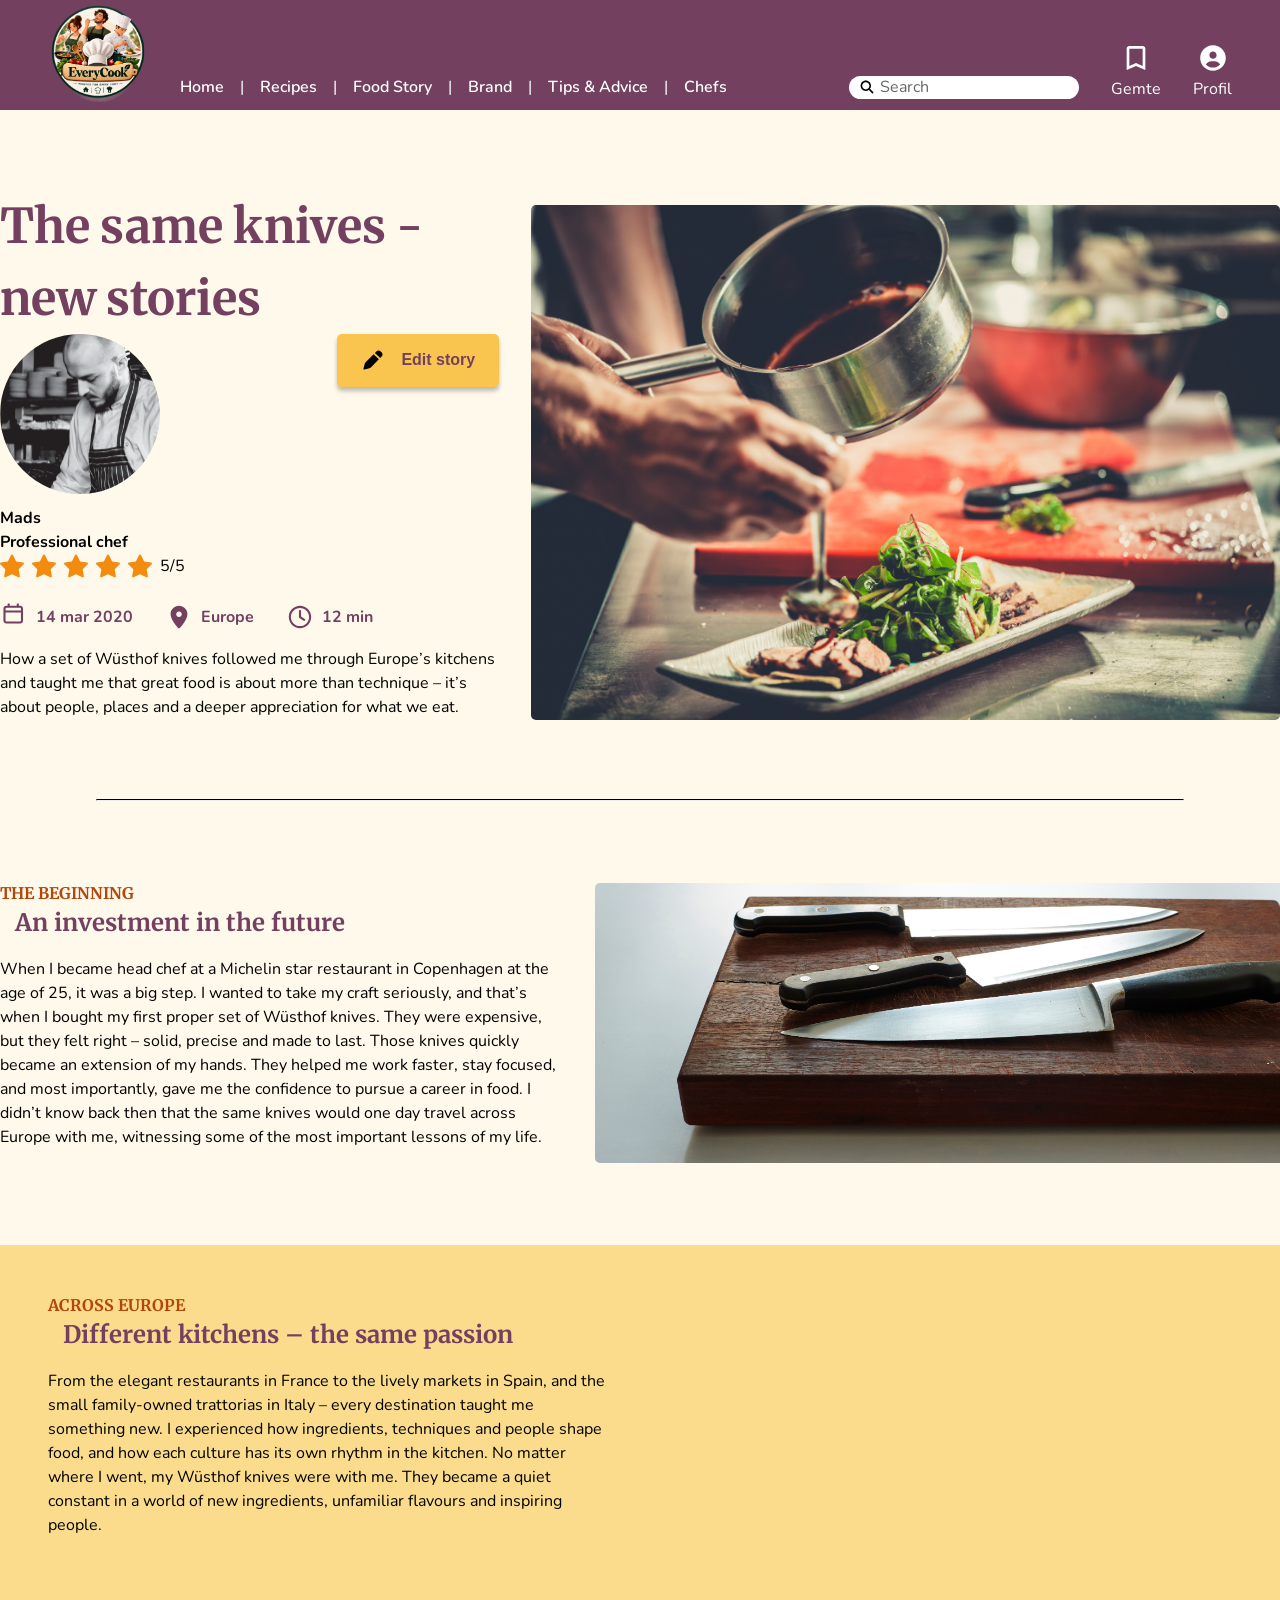
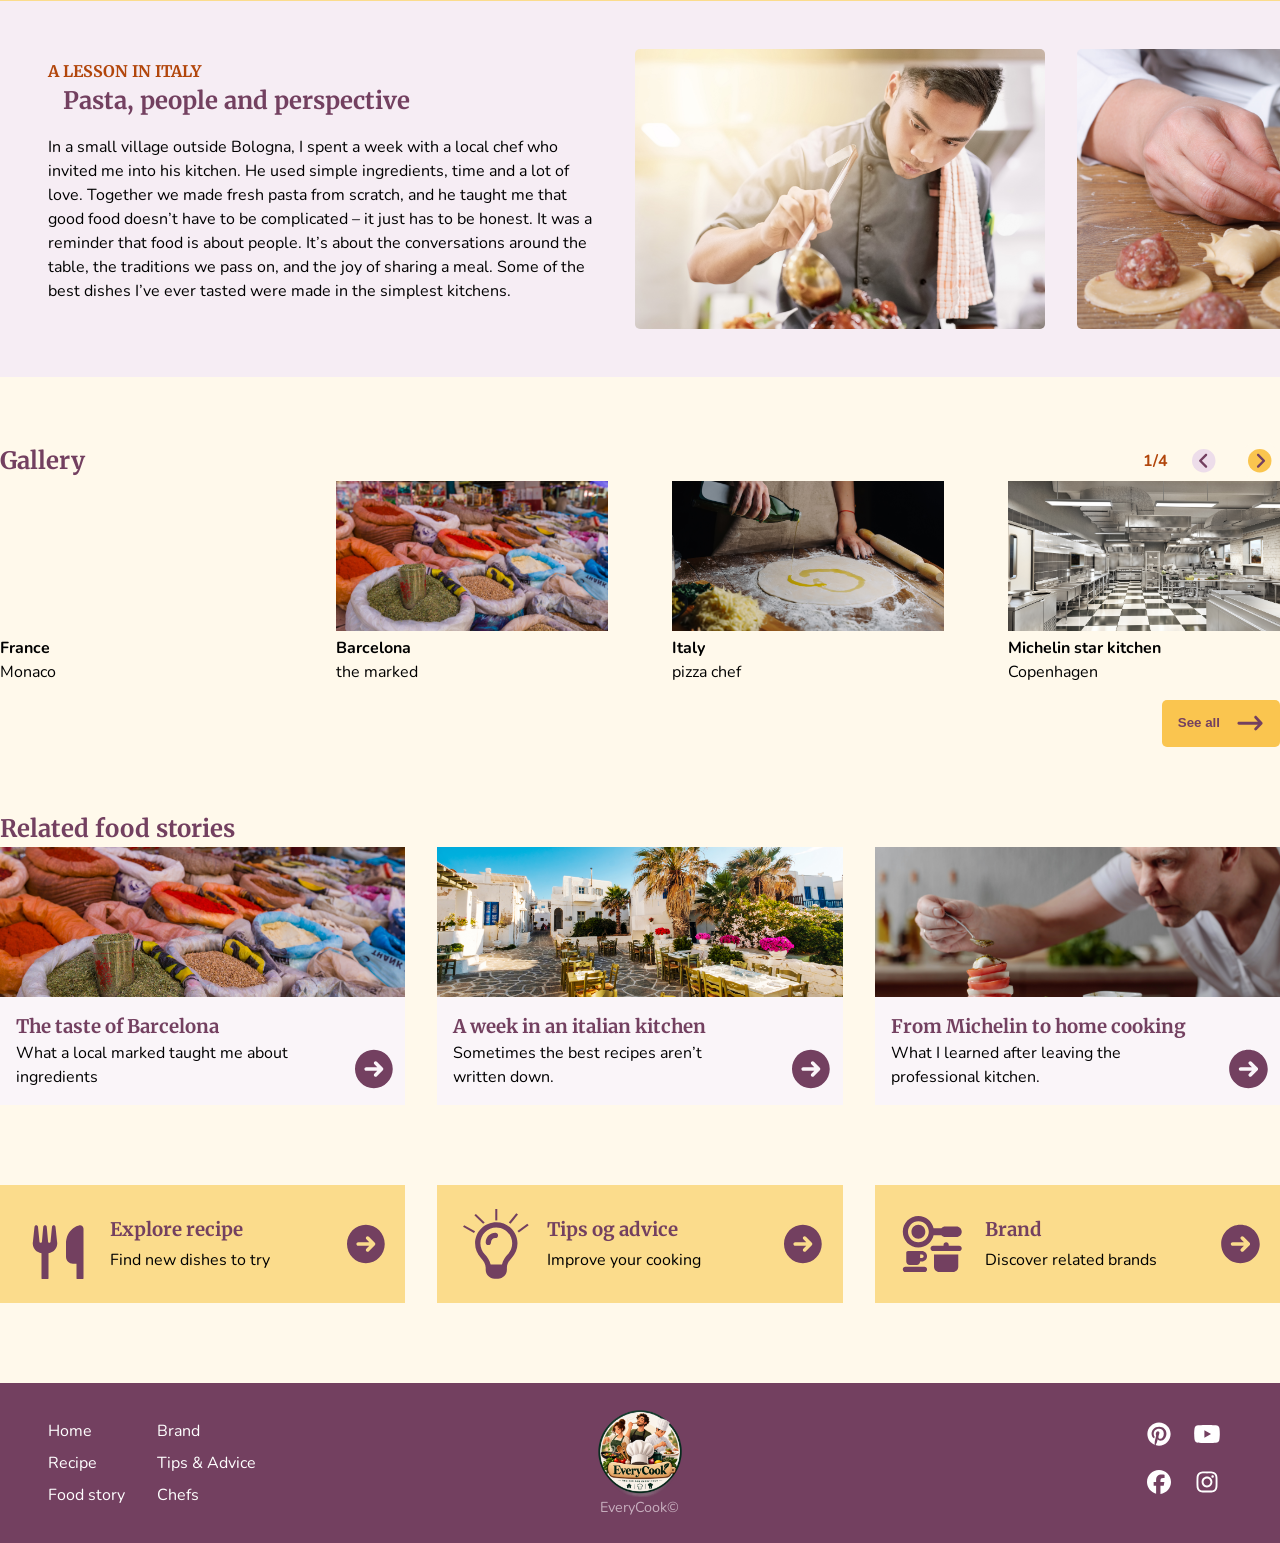
<file: food_story.html>
<!DOCTYPE html>
<html lang="en">

<head>
    <meta charset="UTF-8">
    <meta name="viewport" content="width=device-width, initial-scale=1.0">
    <title>EveryCook</title>
    <link rel="stylesheet" href="./assets/css/style.css">
    <link rel="stylesheet" href="https://cdnjs.cloudflare.com/ajax/libs/font-awesome/6.5.2/css/all.min.css">
    <script src="./assets/js/app.js" defer></script>
</head>

<body>

    <header>
        <div class="logo">
            <img src="assets/img/Ikon.png" alt="EveryCook logo">
        </div>

        <nav>
            <a href="./index.html">Home</a>
            <span>|</span>
            <a href="./recipe.html">Recipes</a>
            <span>|</span>
            <a href="./food_story.html">Food Story</a>
            <span>|</span>
            <a href="#">Brand</a>
            <span>|</span>
            <a href="./tips_and_advice.html">Tips & Advice</a>
            <span>|</span>
            <a href="#">Chefs</a>
        </nav>

        <div class="search">
            <img src="assets/icon/magnifying-glass-solid-full.svg   " alt="">
            <p class="searchP">Search</p>
        </div>

        <div class="header-icon">
            <img src="assets/icon/bookmark_24dp_1F1F1F_FILL0_wght400_GRAD0_opsz24.svg" alt="">
            <span>Gemte</span>
        </div>
        <div class="header-icon">
            <img src="assets/icon/circle-user-solid-full.svg" alt="">
            <span>Profil</span>
        </div>


    </header>

    <main>

        <section class="fsHero">

            <div class="fsHeroContent">

                <h1>The same knives -
                    new stories</h1>

                <button class="fsEditButton"><img src="./assets/icon/pen-solid-full.svg" alt="edit pen">Edit
                    story</button>
                <div class="fsChefProfile"><img src="./assets/img/Mads.svg" alt="Mads chef">
                    <div>
                        <p>Mads</p>
                        <p>Professional chef</p>
                    </div>
                </div>

                <div class="fsRating">
                    <img src="./assets/icon/rating_star.svg" alt="5 out of 5 stars">
                    <img src="./assets/icon/rating_star.svg" alt="5 out of 5 stars">
                    <img src="./assets/icon/rating_star.svg" alt="5 out of 5 stars">
                    <img src="./assets/icon/rating_star.svg" alt="5 out of 5 stars">
                    <img src="./assets/icon/rating_star.svg" alt="5 out of 5 stars">
                    <span>5/5</span>
                </div>

                <div class="fsMetaData">
                    <img src="./assets/icon/calendar-regular-full.svg" alt="calender">
                    <span>14 mar 2020</span>
                    <img src="./assets/icon/location-dot-solid-full.svg" alt="location">
                    <span>Europe</span>
                    <img src="./assets/icon/clock-regular-full.svg" alt="">
                    <span>12 min</span>
                </div>
                <p>How a set of Wüsthof knives followed me through Europe’s kitchens and taught me that great food is
                    about more than technique – it’s about people, places and a deeper appreciation for what we eat.</p>
            </div>

            <div class="fsHeroImg"><img src="./assets/img/food_Story_Hero.jpg" alt="food story hero picture"></div>
        </section>

        <hr class="fsLine">

        <section class="fsStory">
            <div class="fsStoryOne">

                <div class="fsStoryContent">
                    <span>THE BEGINNING</span>
                    <h2>An investment in the future</h2>
                    <p>When I became head chef at a Michelin star restaurant in Copenhagen at the age of 25, it was a
                        big
                        step. I wanted to take my craft seriously, and that’s when I bought my first proper set of
                        Wüsthof
                        knives. They were expensive, but they felt right – solid, precise and made to last.
                        Those knives quickly became an extension of my hands. They helped me work faster, stay focused,
                        and
                        most importantly, gave me the confidence to pursue a career in food. I didn’t know back then
                        that
                        the same knives would one day travel across Europe with me, witnessing some of the most
                        important
                        lessons of my life.</p>
                </div>

                <img src="./assets/img/Knives.jpg" alt="knives">
            </div>
        </section>

        <section class="fsStory fsStoryOrange">

            <div class="fsStoryTwo">
                <div class="fsStoryContent">
                    <span>ACROSS EUROPE</span>
                    <h2>Different kitchens – the same passion</h2>
                    <p>From the elegant restaurants in France to the lively markets in Spain, and the small family-owned
                        trattorias in Italy – every destination taught me something new. I experienced how ingredients,
                        techniques and people shape food, and how each culture has its own rhythm in the kitchen.
                        No matter where I went, my Wüsthof knives were with me. They became a quiet constant in a world
                        of new ingredients, unfamiliar flavours and inspiring people.</p>
                </div>

                <video src="./assets/img/Monaco.mp4"></video>
            </div>

        </section>

        <section class="fsStory fsStoryPurple">

            <div class="fsStoryThree">
                <div class="fsStoryContent">
                    <span>A LESSON IN ITALY</span>
                    <h2>Pasta, people and perspective</h2>
                    <p>In a small village outside Bologna, I spent a week with a local chef who invited me into his
                        kitchen. He used simple ingredients, time and a lot of love. Together we made fresh pasta from
                        scratch, and he taught me that good food doesn’t have to be complicated – it just has to be
                        honest.
                        It was a reminder that food is about people. It’s about the conversations around the table, the
                        traditions we pass on, and the joy of sharing a meal. Some of the best dishes I’ve ever tasted
                        were made in the simplest kitchens.</p>
                </div>

                <img src="./assets/img/Italian_chef.jpg" alt="Italian chef">
                <img src="./assets/img/Italian_pasta.jpg" alt="Making Pasta">
            </div>

        </section>

        <section class="fsGallery">

            <div class="fsGalleryHeader">
                <h2>Gallery</h2>

                <div class="fsGalleryNavigation">
                    <span id="fsGalleryCounter">1/4</span>

                    <button class="fsGalleryArrow" id="fsPrevious">
                        <img src="./assets/icon/rund_pil_til_venstre.svg" alt="Previous">
                    </button>

                    <button class="fsGalleryArrow" id="fsNext">
                        <img src="./assets/icon/rund_pil_til_højre.svg" alt="Next">
                    </button>
                </div>
            </div>

            <div class="fsGalleryGrid">

                <div class="fsGalleryItem">
                    <video src="./assets/img/Monaco.mp4"></video>
                    <strong>France</strong>
                    <span>Monaco</span>
                </div>

                <div class="fsGalleryItem">
                    <img src="./assets/img/marked_2.jpg" alt="Barcelona marked">
                    <strong>Barcelona</strong>
                    <span>the marked</span>
                </div>

                <div class="fsGalleryItem">
                    <img src="./assets/img/Pizza_chef.jpg" alt="Pizza chef">
                    <strong>Italy</strong>
                    <span>pizza chef</span>
                </div>

                <div class="fsGalleryItem">
                    <img src="./assets/img/cph_kitchen.jpg" alt="kitchen Copenhagen">
                    <strong>Michelin star kitchen</strong>
                    <span>Copenhagen</span>
                </div>

            </div>

            <button class="fsSeeAll"><span>See all</span><img src="./assets/icon/pil__højre.svg" alt=""></button>

        </section>

        <section>
            <section class="fsRelatedStories">

                <h2>Related food stories</h2>

                <div class="fsRelatedGrid">

                    <article class="fsRelatedCard">
                        <img src="./assets/img/marked_2.jpg" alt="marked">

                        <div class="fsRelatedContent">
                            <h3>The taste of Barcelona</h3>
                            <p>What a local marked taught me about ingredients</p>
                            <button class="fsRelatedButton">
                                <img src="./assets/icon/circle_arrow_right.svg" alt="">
                            </button>
                        </div>
                    </article>

                    <article class="fsRelatedCard">
                        <img src="./assets/img/Italian_restaurant.jpg" alt="">

                        <div class="fsRelatedContent">
                            <h3>A week in an italian kitchen</h3>
                            <p>Sometimes the best recipes aren’t written down.</p>
                            <button class="fsRelatedButton">
                                <img src="./assets/icon/circle_arrow_right.svg" alt="">
                            </button>
                        </div>
                    </article>

                    <article class="fsRelatedCard">
                        <img src="./assets/img/pro_chef.JPG" alt="">

                        <div class="fsRelatedContent">
                            <h3>From Michelin to home cooking</h3>
                            <p>What I learned after leaving the professional kitchen.</p>
                            <button class="fsRelatedButton">
                                <img src="./assets/icon/circle_arrow_right.svg" alt="">
                            </button>
                        </div>
                    </article>

                </div>

            </section>
        </section>

        <section class="fsCta">

            <div class="fsCtaGrid">

                <div class="fsCtaCard">
                    <img src="./assets/icon/utensils-solid-full.svg" alt="utensils">

                    <div>
                        <h3>Explore recipe</h3>
                        <p>Find new dishes to try</p>
                    </div>

                    <button class="fsCtaButton">
                        <img src="./assets/icon/circle_arrow_right.svg" alt="arrow right">
                    </button>
                </div>

                <div class="fsCtaCard">
                    <img src="./assets/icon/tips_and_advice.svg" alt="lightbulb">

                    <div>
                        <h3>Tips og advice</h3>
                        <p>Improve your cooking</p>
                    </div>

                    <button class="fsCtaButton">
                        <img src="./assets/icon/circle_arrow_right.svg" alt="arrow right">
                    </button>
                </div>

                <div class="fsCtaCard">
                    <img src="./assets/icon/kitchen-set-solid-full.svg" alt="Kitchen utensils">

                    <div>
                        <h3>Brand</h3>
                        <p>Discover related brands</p>
                    </div>

                    <button class="fsCtaButton">
                        <img src="./assets/icon/circle_arrow_right.svg" alt="arrow right">
                    </button>
                </div>

            </div>

        </section>
    </main>


    <footer>
        <div class="footer-links">
            <div>
                <a href="#">Home</a>
                <a href="#">Recipe</a>
                <a href="#">Food story</a>
            </div>

            <div>
                <a href="#">Brand</a>
                <a href="#">Tips & Advice</a>
                <a href="#">Chefs</a>
            </div>
        </div>


        <div class="footer-logo">
            <img src="assets/img/Ikon.png" alt="EveryCook logo">
            <p>EveryCook©</p>
        </div>


        <div class="social-media">
            <a href="#">
                <img src="assets/icon/pinterest-brands-solid-full.svg" alt="Pinterest">
            </a>

            <a href="#">
                <img src="assets/icon/youtube-brands-solid-full.svg" alt="YouTube">
            </a>

            <a href="#">
                <img src="assets/icon/facebook-brands-solid-full.svg" alt="Facebook">
            </a>

            <a href="#">
                <img src="assets/icon/instagram-brands-solid-full.svg" alt="Instagram">
            </a>
        </div>

    </footer>

</body>

</html>
</file>
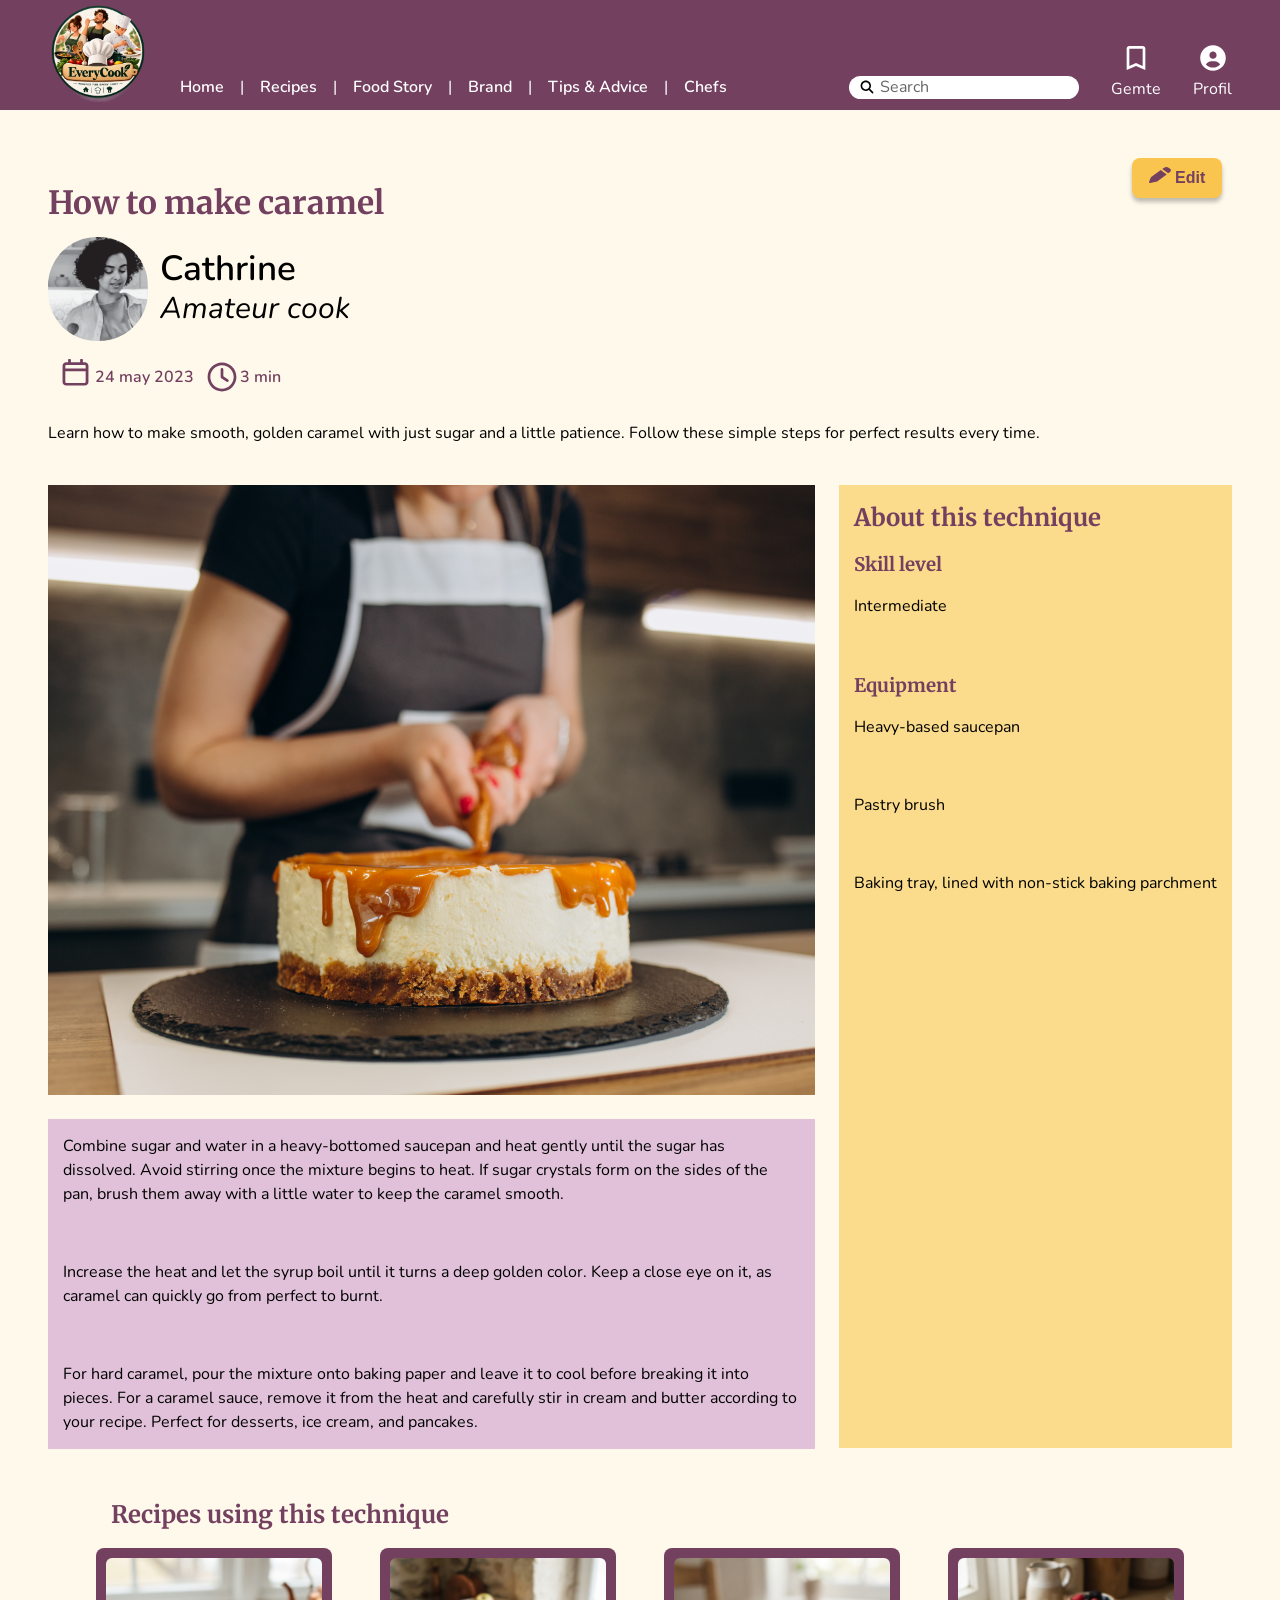
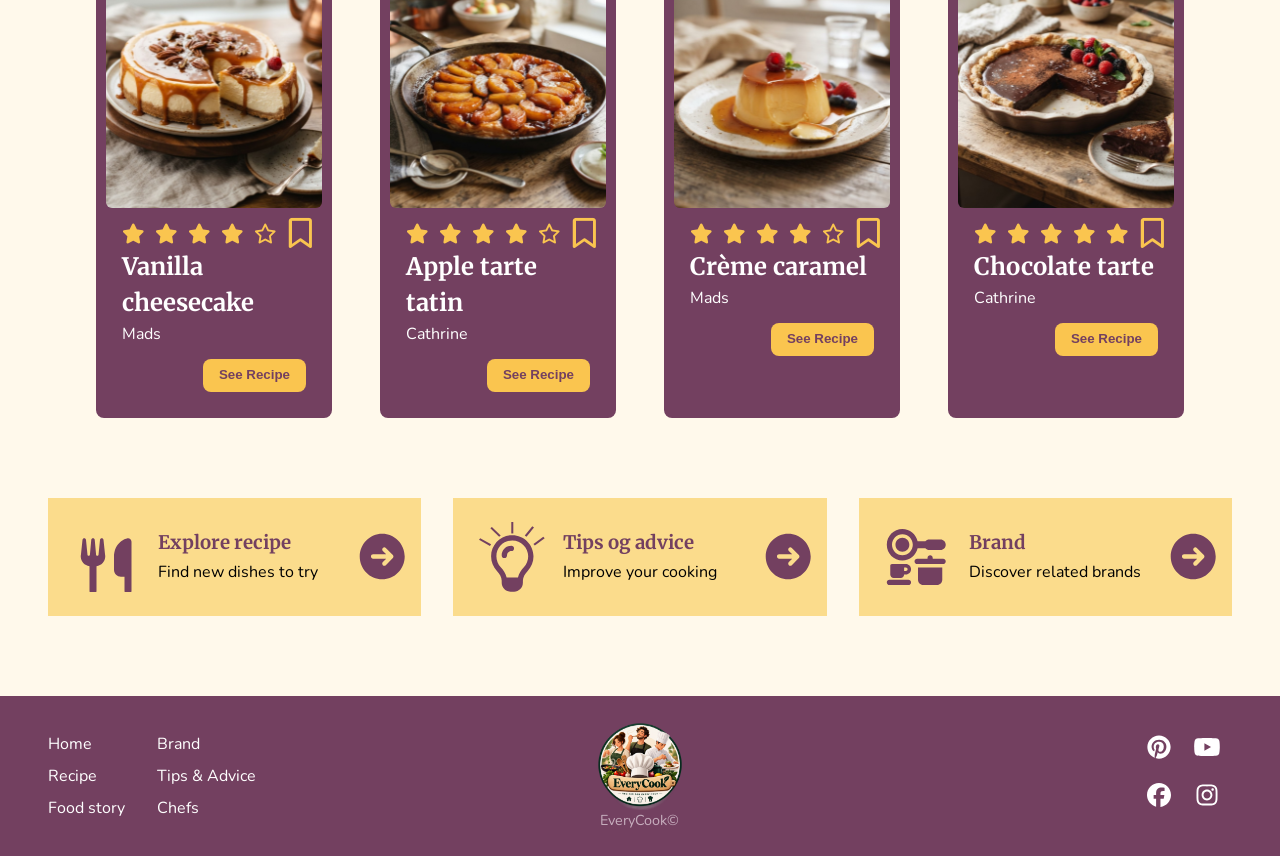
<file: tips_and_advice.html>
<!DOCTYPE html>
<html lang="en">

<head>
    <meta charset="UTF-8">
    <meta name="viewport" content="width=device-width, initial-scale=1.0">
    <title>EveryCook</title>
    <link rel="stylesheet" href="./assets/css/style.css">
    <link rel="stylesheet" href="https://cdnjs.cloudflare.com/ajax/libs/font-awesome/6.5.2/css/all.min.css">
    <script src="./assets/js/app.js" defer></script>
</head>

<body>
    <header>
        <div class="logo">
            <img src="assets/img/Ikon.png" alt="EveryCook logo">
        </div>

        <nav>
            <a href="./index.html">Home</a>
            <span>|</span>
            <a href="./recipe.html">Recipes</a>
            <span>|</span>
            <a href="./food_story.html">Food Story</a>
            <span>|</span>
            <a href="#">Brand</a>
            <span>|</span>
            <a href="./tips_and_advice.html">Tips & Advice</a>
            <span>|</span>
            <a href="#">Chefs</a>
        </nav>

        <div class="search">
            <img src="assets/icon/magnifying-glass-solid-full.svg   " alt="">
            <p class="searchP">Search</p>
        </div>

        <div class="header-icon">
            <img src="assets/icon/bookmark_24dp_1F1F1F_FILL0_wght400_GRAD0_opsz24.svg" alt="">
            <span>Gemte</span>
        </div>
        <div class="header-icon">
            <img src="assets/icon/circle-user-solid-full.svg" alt="">
            <span>Profil</span>
        </div>


    </header>

    <main class="tipsAndAdvice">
        <div class="TaD_header">
            <h1>How to make caramel</h1>
            <button class="TaD_button"><img src="./assets/icon/purple_edit_pen.svg" alt=""> Edit</button>
        </div>

        <div class="TaD_author">
            <img src="./assets/img/Cathrine.svg" alt="Cathrine profile picture">
            <p class="TaD_name">Cathrine</p>
            <p class="TaD_usertype">Amateur cook</p>

        </div>

        <div class="TaD_time">
            <img src="./assets/icon/calendar_icon_purple.svg" alt="purple calendar icon">
            <p>24 may 2023</p>

            <img src="./assets/icon/clock_icon_purple.svg" alt="purple clock icon">
            <p>3 min</p>
        </div>
        <p>
            Learn how to make smooth, golden caramel with just sugar and a little patience.
            Follow these simple steps
            for perfect results every time.
        </p>
        <br>

        <section class="TaD_content">
            <img src="./assets/img/COLOURBOX58685830.jpg" alt="">

            <div class="TaD_about">
                <div class="TaD_skillLevel">
                    <h2>About this technique</h2>

                    <h3>Skill level</h3>
                    <p>Intermediate</p>
                </div>
                <br>

                <div class="TaD_equipment">
                    <h3>Equipment</h3>
                    <p>Heavy-based saucepan</p>
                    <br>
                    <p>Pastry brush</p>
                    <br>
                    <p>Baking tray, lined with non-stick baking parchment</p>
                </div>
            </div>

            <div class="TaD_text">
                <p>Combine sugar and water in a heavy-bottomed saucepan and heat gently until the sugar has dissolved.
                    Avoid stirring once the mixture begins to heat. If sugar crystals form on the sides of the pan,
                    brush them away with a little water to keep the caramel smooth.</p>
                <br>
                <p>Increase the heat and let the syrup boil until it turns a deep golden color. Keep a close eye on it,
                    as caramel can quickly go from perfect to burnt.</p>
                <br>
                <p>For hard caramel, pour the mixture onto baking paper and leave it to cool before breaking it into
                    pieces. For a caramel sauce, remove it from the heat and carefully stir in cream and butter
                    according to your recipe. Perfect for desserts, ice cream, and pancakes.</p>
            </div>
        </section>

        <section class="related-recipes">
            <h2>Recipes using this technique</h2>
            <div class="related-recipes-grid">
                <div class="recipe-card">
                    <img src="./assets/img/Vanillacheesecake.svg" alt="Vanilla cheesecake">
                    <div class="recipe-card-body">
                        <i class="fa-regular fa-bookmark"></i>
                        <div class="stars-small">
                            <i class="fa-solid fa-star"></i>
                            <i class="fa-solid fa-star"></i>
                            <i class="fa-solid fa-star"></i>
                            <i class="fa-solid fa-star"></i>
                            <i class="fa-regular fa-star"></i>
                        </div>
                        <h2>Vanilla cheesecake</h2>
                        <p class="author">Mads</p>
                        <button>See Recipe</button>
                    </div>
                </div>

                <div class="recipe-card">
                    <img src="./assets/img/Appletartetatin.svg" alt="Apple tarte tatin">
                    <div class="recipe-card-body">
                        <i class="fa-regular fa-bookmark"></i>
                        <div class="stars-small">
                            <i class="fa-solid fa-star"></i>
                            <i class="fa-solid fa-star"></i>
                            <i class="fa-solid fa-star"></i>
                            <i class="fa-solid fa-star"></i>
                            <i class="fa-regular fa-star"></i>

                        </div>
                        <h2>Apple tarte tatin</h2>
                        <p class="author">Cathrine</p>
                        <button>See Recipe</button>
                    </div>
                </div>

                <div class="recipe-card">
                    <img src="./assets/img/Classiccremecaramel.svg" alt="classic créme caramel">
                    <div class="recipe-card-body">
                        <i class="fa-regular fa-bookmark"></i>
                        <div class="stars-small">
                            <i class="fa-solid fa-star"></i>
                            <i class="fa-solid fa-star"></i>
                            <i class="fa-solid fa-star"></i>
                            <i class="fa-solid fa-star"></i>
                            <i class="fa-regular fa-star"></i>

                        </div>
                        <h2>Crème caramel</h2>
                        <p class="author">Mads</p>
                        <button>See Recipe</button>
                    </div>
                </div>

                <div class="recipe-card">
                    <img src="./assets/img/Chocolatetarte.svg" alt="chocolate tarte">
                    <div class="recipe-card-body">
                        <i class="fa-regular fa-bookmark"></i>
                        <div class="stars-small">
                            <i class="fa-solid fa-star"></i>
                            <i class="fa-solid fa-star"></i>
                            <i class="fa-solid fa-star"></i>
                            <i class="fa-solid fa-star"></i>
                            <i class="fa-solid fa-star"></i>
                        </div>
                        <h2>Chocolate tarte</h2>
                        <p class="author">Cathrine</p>
                        <button>See Recipe</button>
                    </div>
                </div>
        </section>
        <section class="recipe-Cta">

            <div class="recipe-CtaGrid">

                <div class="recipe-CtaCard">
                    <img src="./assets/icon/utensils-solid-full.svg" alt="utensils">

                    <div>
                        <h3>Explore recipe</h3>
                        <p>Find new dishes to try</p>
                    </div>

                    <button class="recipe-CtaButton">
                        <img src="./assets/icon/circle_arrow_right.svg" alt="arrow right">
                    </button>
                </div>

                <div class="recipe-CtaCard">
                    <img src="./assets/icon/tips_and_advice.svg" alt="lightbulb">

                    <div>
                        <h3>Tips og advice</h3>
                        <p>Improve your cooking</p>
                    </div>

                    <button class="recipe-CtaButton">
                        <img src="./assets/icon/circle_arrow_right.svg" alt="arrow right">
                    </button>
                </div>

                <div class="recipe-CtaCard">
                    <img src="./assets/icon/kitchen-set-solid-full.svg" alt="Kitchen utensils">

                    <div>
                        <h3>Brand</h3>
                        <p>Discover related brands</p>
                    </div>

                    <button class="recipe-CtaButton">
                        <img src="./assets/icon/circle_arrow_right.svg" alt="arrow right">
                    </button>
                </div>

            </div>

        </section>

    </main>

    <footer>
        <div class="footer-links">
            <div>
                <a href="index.html">Home</a>
                <a href="recipes.html">Recipe</a>
                <a href="food-story.html">Food story</a>
            </div>

            <div>
                <a href="brand.html">Brand</a>
                <a href="tips-advice.html">Tips & Advice</a>
                <a href="chefs.html">Chefs</a>
            </div>
        </div>


        <div class="footer-logo">
            <img src="assets/img/Ikon.png" alt="EveryCook logo">
            <p>EveryCook©</p>
        </div>


        <div class="social-media">
            <a href="#">
                <img src="assets/icon/pinterest-brands-solid-full.svg" alt="Pinterest">
            </a>

            <a href="#">
                <img src="assets/icon/youtube-brands-solid-full.svg" alt="YouTube">
            </a>

            <a href="#">
                <img src="assets/icon/facebook-brands-solid-full.svg" alt="Facebook">
            </a>

            <a href="#">
                <img src="assets/icon/instagram-brands-solid-full.svg" alt="Instagram">
            </a>
        </div>

    </footer>
</body>

</html>
</file>
<file: assets/css/style.css>
/* Typografi */

@import url('https://fonts.googleapis.com/css2?family=Merriweather:ital,opsz,wght@0,18..144,300..900;1,18..144,300..900&family=Nunito:ital,wght@0,200..1000;1,200..1000&display=swap');

* {
    box-sizing: border-box;
    line-height: 150%;
}

/* Variabler*/

:root {
    /* Farver */
    --primaryPurple: rgb(115, 64, 96, 1);
    --darkPurple: rgb(115, 64, 96, 1);
    --mediumDarkPurple: rgb(224, 193, 217, 1);
    --mediumPurple: rgb(246, 237, 244, 1);
    --lightPurple: rgb(250, 245, 249, 1);
    --primaryOrange: rgb(250, 197, 79, 1);
    --darkOrange: rgb(178, 70, 11, 1);
    --mediumDarkOrange: rgb(242, 139, 14, 1);
    --mediumOrange: rgb(251, 220, 140, 1);
    --lightOrange: rgb(253, 238, 200, 1);

    /* Spacing */

    --smallSpacer: 1rem;
    --mediumSpacer: 1.5rem;
    --largeSpacer: 3rem;
}



body {
    margin: 0;
    font-family: "Nunito", sans-serif;
    background-color: #FFF9EB;

}

h1,
h2,
h3,
h4,
h5,
h6 {
    font-family: "Merriweather";
    color: var(--darkPurple);

}

/* HEADER */

header {
    display: flex;
    align-items: center;
    height: 110px;
    padding: 0 3rem;
    background-color: var(--darkPurple);
    gap: 2rem;
}

.logo img {
    width: 100px;
    height: 100px;
    object-fit: contain;
}

nav {
    display: flex;
    align-items: center;
    gap: 1rem;
    margin-top: 4rem;
}

nav a {
    color: white;
    text-decoration: none;
    font-size: var(--smallSpacer);
    font-weight: 600;
}

nav span {
    color: white;
}

.search {
    display: flex;
    align-items: center;
    margin-left: auto;
    width: 230px;
    height: 23px;
    background-color: white;
    border-radius: 20px;
    padding: 0 10px;
    margin-top: 4rem;
}

.search img {
    width: 16px;
    height: 16px;

}

.searchP {
    font-size: (var(--smallSpacer));
    padding-left: 5px;
    opacity: 60%;
}

.header-icon {
    display: flex;
    flex-direction: column;
    align-items: center;
    color: white;
    gap: 3px;
    margin-top: 2rem;
}

.header-icon img {
    width: 32px;
    height: 32px;
    filter: brightness(0) invert(1);
}

.header-icon span {
    font-size: var(--smallSpacer);
}

/* lANDING PAGE */
/* MAIN */

.hero {
    position: relative;
    display: block;
    min-height: 400px;
}

.hero img {
    display: block;
    width: 100%;
    height: auto;
    object-fit: cover;
}

.hero-content {
    position: absolute;
    inset: 0;
    display: flex;
    flex-direction: column;
    justify-content: center;
    align-items: flex-start;
    padding: 2rem;
    color: white;
}

.hero h1 {
    margin: 0;
    margin-bottom: 1.5rem;
    color: white;
    z-index: 1;
    align-self: center;
    font-size: var(--largeSpacer);
    text-shadow: 2px 2px 4px rgba(0, 0, 0, 0.5);
}

.hero-search {
    display: flex;
    align-self: center;
    gap: 0.5rem;
    margin-top: 1rem;
    background: rgba(255, 255, 255, 0.6);
    border-radius: 999px;
    padding: 0.5rem 1rem;
    width: 400px;
}

.hero-search img {
    width: 20px;
    height: 20px;
    filter: brightness(1) invert(0);
    margin-top: 0.1rem;
}

.hero-search p {
    margin: 0;
    color: black;
}

.popularRecipes {
    margin: var(--mediumSpacer) 3rem;
}

.popularRecipesFood {
    display: flex;
    flex-direction: row;
    justify-content: space-evenly;
    padding: 0 2px 31px 21px;
    gap: 5rem;
}

.popularRecipesFood img {
    width: 256px;
    height: 300px;
    display: block;
}

.popularRecipesFood>div {
    display: flex;
    flex-direction: column;
}

.popularRecipesFood p {
    margin-top: 0.5rem;
    text-align: center;
    font-weight: bold;
    font-size: var(--mediumSpacer);
    font-family: "Merriweather";
}

.popularRecipesFood button {

    margin-top: 3rem;
    margin-left: var(--smallSpacer);
    background-color: var(--primaryOrange);
    font-weight: bold;
    font-size: 26px;
    width: 256px;
    height: 68px;
    border-radius: 5px;
    color: var(--darkPurple);
    box-shadow: 0 4px 4px rgba(0, 0, 0, 0.25);
}

.new-recipes {
    margin: var(--largeSpacer) 3rem;
}

.new-recipes-grid {
    display: grid;
    grid-template-columns: repeat(4, 1fr);
    gap: var(--largeSpacer);
}

.new-recipe-card {
    background-color: var(--darkPurple);
    border-radius: 8px;
    padding: 10px;
    overflow: hidden;
    display: flex;
    flex-direction: column;
    height: 100%;

}

.new-icon img {
    max-width: 60px;
    max-height: 50px;
    position: absolute;
    display: block;
    z-index: 2;
    display: flex;
    margin-bottom: 20px;





}


.new-recipe-card img {

    width: 100%;
    height: 250px;
    object-fit: cover;
    border-radius: 6px;
    display: block;

}

.new-recipe-card-body {
    position: relative;
    padding: var(--smallSpacer);
    flex: 1;
    display: flex;
    flex-direction: column;
}

.fa-bookmark {
    position: absolute;
    top: 10px;
    right: 10px;
    font-size: 30px;
    color: var(--primaryOrange);
    cursor: pointer;

}

.new-recipe-card-body h2 {
    margin: 0.3rem 0 0.1rem;
    color: white;
}

.new-recipe-card-body .author {
    color: white;
    margin: 0 0 0.8rem;
}

.new-recipe-card-body button {
    background-color: var(--primaryOrange);
    color: var(--darkPurple);
    border: none;
    border-radius: 8px;
    padding: 0.4rem 1rem;
    font-weight: bold;
    cursor: pointer;
    align-self: flex-end;
}

.new-stars-small {
    display: flex;
    align-items: center;
    gap: 10px;


}

.new-stars-small i {
    font-size: 20px;
    color: var(--primaryOrange);
}

.Chefs-brands {
    display: grid;
    grid-template-columns: 1fr 1fr;
    gap: var(--largeSpacer);
    margin: var(--largeSpacer) 3rem;
    margin-top: 7rem;
}

.Meet-our-chefs {
    display: grid;
    grid-template-columns: 1fr 1fr;
    gap: 1rem;
    background-color: #f3eaf2;
    border-radius: 0 15px 15px 0;
    padding: 1.5rem;
}


.Meet-our-chefs h2 {
    grid-column: 1 / -1;
    margin: 0;
    font-size: var(--largeSpacer);
}

.chef {
    min-width: 0;
    display: flex;
    flex-direction: column;
    align-items: center;
}


.chef-info {
    position: relative;
    z-index: 0;
    width: 180px;
    height: 145px;

    background-color: white;

    display: flex;
    align-items: center;
    justify-content: center;
    box-shadow: 0 2px 4px rgba(0, 0, 0, 0.25);

    border-radius: 0 0 3px 3px;
    margin-top: -60px;
    padding-top: 2rem;
}

.chef-info p {
    margin: 0;
    font-weight: bold;

}


.chef img {
    position: relative;
    z-index: 1;
    width: 180px;
    height: 200px;
    object-fit: cover;
    display: block;
    border-radius: 50% 50% 0 0;
}


.Brands {
    position: relative;
    overflow: hidden;
}

.Brands h2 {
    position: absolute;
    top: 1.5rem;
    left: 2rem;
    margin: 0;
    color: white;
    z-index: 2;
    font-size: var(--largeSpacer);
}

.Brands img {
    width: 100%;
    height: 100%;
    min-height: 370px;
    object-fit: cover;
    display: block;
}

.Brands i {
    position: absolute;
    right: 1.5rem;
    bottom: 1.5rem;


    display: flex;
    align-items: center;
    justify-content: center;


    color: white;

    border-radius: 50%;
    font-size: 48px;
    z-index: 2;
}

.foodOTWeek {
    display: grid;
    grid-template-columns: 1fr 1fr;

    margin: var(--largeSpacer) 3rem;
    margin-top: 7rem;
    justify-items: end;
}

.foodOTWeek-img img {
    width: 100%;
    height: 100%;
    border-radius: 0px 8px 8px 0px;


}

.foodOTWeek-text {
    background-color: var(--mediumOrange);
    display: flex;
    flex-direction: column;
    gap: var(--smallSpacer);
    padding: var(--mediumSpacer);
}

.foodOTWeek button {
    grid-column: 2 / -1;
    grid-row: 2;

    margin-top: 3rem;
    margin-left: var(--smallSpacer);
    background-color: var(--primaryOrange);
    font-weight: bold;
    font-size: 26px;
    width: 289px;
    height: 75px;
    border-radius: 5px;
    color: var(--darkPurple);
    box-shadow: 0 4px 4px rgba(0, 0, 0, 0.25);
}

/* Cta cards */

.ta-Cta {
    width: 95%;
    margin: 5rem auto;
}

.ta-CtaGrid {
    display: grid;
    grid-template-columns: repeat(3, 1fr);
    gap: 3rem;

}

.ta-CtaCard {
    display: flex;
    flex-direction: column;
    gap: 0.5rem;
    padding: 1.5rem;
    background-color: var(--primaryOrange);
    border-radius: 8px;
}

.ta-CtaCard>i {
    font-size: 30px;
    align-self: flex-start;
}

.ta-CtaCard>img {
    width: 70px;
    height: 70px;
}

.ta-CtaCard h3,
.ta-CtaCard p {
    margin: 0;
}

.ta-CtaCard h3 {
    margin-bottom: 0.2rem;
}

.ta-CtaButton {
    border: none;
    border-radius: 50%;
    background-color: var(--primaryOrange);
    display: flex;
    justify-content: flex-end;
    align-items: center;
    gap: 0.5rem;
    padding: 0;
}

.ta-CtaButton h3 {
    font-weight: bold;
    color: var(--darkPurple);
}

.ta-CtaButton img {
    width: 48px;
    height: 48px;

}


/* Food Story */

/* Hero section */

.fsHero {
    max-width: 1440px;
    margin: 0 auto;
    margin-top: 5rem;
    display: grid;
    grid-template-columns: 2fr 3fr;
    gap: 2rem;
    align-items: center;
}

.fsHeroContent {
    display: grid;
    grid-template-columns: 1fr auto;
    align-items: start;
}

.fsHeroContent>h1,
.fsHeroContent>.fsRating,
.fsHeroContent>.fsMetaData,
.fsHeroContent>p {
    grid-column: 1 / -1;
}

.fsHeroContent h1 {
    margin: 0;
    font-size: var(--largeSpacer);
}

.fsEditButton {
    grid-column: 2;
    grid-row: 2;
}

.fsEditButton {
    display: inline-flex;
    align-items: center;
    gap: 1rem;
    padding: 0.9rem 1.5rem;
    background: var(--primaryOrange);
    color: var(--darkPurple);
    border: none;
    border-radius: 5px;
    font-weight: bold;
    font-size: var(--smallSpacer);
    box-shadow: 0 4px 4px rgba(0, 0, 0, 0.25);
}

.fsEditButton img {
    width: 24px;
    height: 24px;
}

.fsChefProfile {
    display: flex;
    flex-direction: column;
    align-items: flex-start;
    gap: 0.75rem;
}

.fsChefProfile img {
    width: 160px;
    height: 160px;
    border-radius: 50%;
    object-fit: cover;
}

.fsChefProfile p {
    margin: 0;
    font-weight: bold;
}


.fsChefProfile {
    grid-column: 1;
    grid-row: 2;
}

.fsRating,
.fsMetaData {
    display: flex;
    align-items: center;
    gap: 0.5rem;
}

.fsRating img {
    width: 24px;
    height: 24px;

}

.fsMetaData {
    margin-top: 25px;
    gap: 0.5rem;
    flex-wrap: wrap;
    color: var(--darkPurple);
    font-weight: bold;
}

.fsMetaData img {
    width: 28px;
    height: 28px;
}

.fsMetaData span {
    margin-right: 1.5rem;
}

.fsHeroImg img {
    width: 100%;
    object-fit: cover;
    display: block;
    border-radius: 5px;
}

.fsLine {
    margin: 4rem auto;
    width: 85%;
    border-top: 1.5px solid black;
}

/* Food story section */

.fsStory {
    max-width: 100%;
    margin: 5rem 0 0;
}

.fsStoryOne,
.fsStoryTwo {
    width: 1440px;
    margin: 0 auto;
    display: grid;
    grid-template-columns: 2fr 3fr;
    gap: 2rem;
    align-items: center;
}

.fsStoryContent span {
    color: var(--darkOrange);
    font-weight: bold;
    font-family: "Merriweather";
    display: block;
}

.fsStoryContent h2 {
    margin-top: 0;
}

.fsStoryOne img {
    width: 100%;
    height: 280px;
    object-fit: cover;
    display: block;
    border-radius: 5px;
}

.fsStoryOrange {
    background-color: var(--mediumOrange);
    padding: var(--largeSpacer);
}

.fsStoryTwo video {
    width: 100%;
    height: 230px;
    object-fit: cover;
    display: block;
    border-radius: 5px;
}

.fsStoryThree {
    width: 1440px;
    margin: 0 auto;
    display: grid;
    grid-template-columns: 2.7fr 2fr 2fr;
    gap: 2rem;
    align-items: center;
}

.fsStoryThree img {
    width: 100%;
    height: 280px;
    object-fit: cover;
    display: block;
    border-radius: 5px;

}

.fsStoryPurple {
    background-color: var(--mediumPurple);
    padding: var(--largeSpacer);
    margin-top: 0;
}

/* Gallery */

.fsGallery {
    max-width: 1440px;
    width: 100%;
    margin: 4rem auto;
}

.fsGalleryHeader {
    display: flex;
    justify-content: space-between;
    align-items: center;
}

.fsGalleryHeader h2 {
    margin: 0;
}

.fsGalleryNavigation {
    display: flex;
    align-items: center;
    gap: 1rem;
}

.fsGalleryNavigation span {
    font-weight: 700;
    color: var(--darkOrange);
}

.fsGalleryArrow {
    width: 40px;
    height: 40px;
    padding: 0;
    border: none;
    border-radius: 50%;
    background-color: #FFF9EB;
    display: flex;
    align-items: center;
    justify-content: center;
}

.fsGalleryArrow img {
    width: 24px;
    height: 24px;
}

.fsGalleryGrid {
    display: grid;
    grid-template-columns: repeat(4, 1fr);
    gap: 4rem;
}

.fsGalleryItem img,
.fsGalleryItem video {
    width: 100%;
    height: 150px;
    object-fit: cover;
    display: block;
}

.fsGalleryItem strong,
.fsGalleryItem span {
    display: block;
}

.fsGalleryItem strong {
    margin-top: 0.3rem;
}

.fsSeeAll {
    display: flex;
    align-items: center;
    justify-content: center;
    gap: 1rem;
    margin-top: 1rem;
    margin-left: auto;
    padding: 0.6rem 1rem;
    border: none;
    border-radius: 5px;
    background-color: var(--primaryOrange);
    color: var(--primaryPurple);
    font-weight: bold;
}

.fsSeeAll img {
    width: 28px;
    height: 28px;
}

/* Related stories */

.fsRelatedStories {
    max-width: 1440px;
    width: 100%;
    margin: 4rem auto;
}

.fsRelatedGrid {
    display: grid;
    grid-template-columns: repeat(3, 1fr);
    gap: 2rem;
}

.fsRelatedCard>img {
    width: 100%;
    height: 150px;
    object-fit: cover;
    display: block;
}

.fsRelatedContent {
    position: relative;
    min-height: 90px;
    padding: 1rem;
    background-color: var(--lightPurple);
}

.fsRelatedStories h2 {
    margin: 0;
}

.fsRelatedContent h3,
.fsRelatedContent p {
    margin: 0;
}


.fsRelatedContent p {
    max-width: 80%;
}

.fsRelatedButton {
    position: absolute;
    right: 1rem;
    bottom: 1rem;
    width: 40px;
    height: 40px;
    border: none;
    border-radius: 50%;
    background-color: var(--lightPurple);
    display: flex;
    align-items: center;
    justify-content: center;
}

.fsRelatedButton img {
    width: 48px;
    height: 48px;
}


/* Cta cards */

.fsCta {
    max-width: 1440px;
    width: 100%;
    margin: 5rem auto;
}

.fsCtaGrid {
    display: grid;
    grid-template-columns: repeat(3, 1fr);
    gap: 2rem;
}

.fsCtaCard {
    display: flex;
    align-items: center;
    gap: 1rem;
    padding: 1.5rem;
    background-color: var(--mediumOrange);
}

.fsCtaCard>img {
    width: 70px;
    height: 70px;
}

.fsCtaCard h3,
.fsCtaCard p {
    margin: 0;
}

.fsCtaCard h3 {
    margin-bottom: 0.2rem;
}

.fsCtaButton {
    width: 40px;
    height: 40px;
    margin-left: auto;
    border: none;
    border-radius: 50%;
    background-color: var(--mediumOrange);
    display: flex;
    align-items: center;
    justify-content: center;
}

.fsCtaButton img {
    width: 48px;
    height: 48px;
}

/* RECIPE */
.recipe-hero {
    display: flex;
    flex-direction: column;
    gap: var(--mediumSpacer);
    margin-top: var(--mediumSpacer);
    padding: 0 3rem;

}

.recipe-hero-media {
    display: flex;
    gap: var(--mediumSpacer);

}

.recipe-hero-media img {

    width: 900px;
    height: 526px;
    object-fit: cover;
    border-radius: 8px;
}

.recipe-hero-content {
    display: flex;
    justify-content: space-between;
    align-items: flex-start;
    gap: var(--mediumSpacer);
}

.recipe-hero-content h1 {
    margin-bottom: 0;
    font-size: 48px;
}

.recipe-hero-text p {
    margin-bottom: var(--mediumSpacer);
    font-size: 16px;
    max-width: 890px;
}



.recipe-hero-content button {
    margin-top: 1rem;
    background-color: var(--primaryOrange);
    font-weight: bold;
    font-size: 16px;
    width: 150px;
    height: 46px;
    border-radius: 8px;
    color: var(--darkPurple);
    box-shadow: 0 4px 4px rgba(0, 0, 0, 0.25);
    display: flex;
    align-items: center;
    justify-content: center;
    gap: 10px;
    border: none;
    cursor: pointer;
}

.recipe-hero-content button i {
    font-size: 24px;
}


.recipe-hero-rating {
    width: 900px;
    height: 526px;
    background-color: var(--mediumPurple);
    border-radius: 8px;
    padding: var(--mediumSpacer);
    display: flex;
    flex-direction: column;
    gap: 0.5rem;
    box-shadow: 0 4px 10px rgba(0, 0, 0, 0.1);
}

.recipe-hero-rating .author {
    margin: 0;
}

.recipe-hero-rating .recipe-stars {
    display: flex;
    gap: 10px;

}

.recipe-hero-rating .recipe-stars i {
    font-size: 24px;
    color: var(--mediumDarkOrange);

}

.recipe-hero-rating .recipe-stars span {
    margin-left: 10px;
    font-weight: bold;
    color: var(--darkPurple);
}

.recipe-hero-buttons {
    display: flex;
    gap: 250px;
    margin-top: 3rem;
}

.recipe-hero-buttons i {
    font-size: 24px;


}

.recipe-hero-rating button {
    box-sizing: border-box;
    padding: 0px 20px;
    border: none;
    border-radius: 8px;
    font-size: 16px;
    display: flex;
    align-items: center;
    gap: 8px;
    cursor: pointer;
    background-color: var(--primaryOrange);
    color: var(--darkPurple);
    box-shadow: 0 4px 4px rgba(0, 0, 0, 0.25);
}




/* METADATA */

.METADATA {
    display: flex;
    justify-content: space-between;
    background-color: var(--darkPurple);
    margin: var(--largeSpacer) 3rem 0;
    border-radius: 8px;
    padding: 2rem 2rem;
}

.recipe-info-icon {
    display: flex;
    align-items: center;
    gap: 10px;
    color: white;
}

.info-text {
    display: flex;
    flex-direction: column;
}

.info-label {
    margin: 0;
    font-weight: 600;
    font-size: 18px;
}

.info-desc {
    margin: 0;
    font-size: 16px;

}

.recipe-info-icon i {
    font-size: 24px;
    color: var(--primaryOrange);


}



/* INGREDIENTS + METHOD */

.recipe-content {
    display: flex;
    gap: var(--largeSpacer);
    margin: var(--largeSpacer) 3rem;
    align-items: flex-start;
}

.recipe-ingredients {
    width: 600px;
    height: 426px;
    background-color: var(--mediumPurple);
    border-radius: 8px;
    padding: var(--mediumSpacer);
}

.recipe-method {
    width: 1200px;
    height: 450px;
    background-color: var(--mediumPurple);
    border-radius: 8px;
    padding: var(--mediumSpacer);
}

.recipe-content h2 {
    border-bottom: 2px solid var(--mediumPurple);
    padding-bottom: 0.5rem;
    margin-bottom: var(--smallSpacer);
}

.recipe-ingredients ul {
    list-style: none;
    margin: 0;
    padding: 0;
    display: flex;
    flex-direction: column;
    gap: 0.7rem;
}

.recipe-ingredients li {
    position: relative;
    padding-left: 1.6rem;
}

.recipe-ingredients li::before {
    content: "";
    position: absolute;
    left: 0;
    top: 4px;
    width: 14px;
    height: 14px;
    border: 2px solid var(--mediumDarkOrange);
    border-radius: 3px;
}

.recipe-method ol {
    list-style: none;
    counter-reset: step;
    margin: 0;
    padding: 0;
    display: flex;
    flex-direction: column;
    gap: var(--smallSpacer);
}

.recipe-method li {
    counter-increment: step;
    display: flex;
    gap: 1rem;
}

.recipe-method li::before {
    content: counter(step);
    flex-shrink: 0;
    width: 28px;
    height: 28px;
    border-radius: 50%;
    background-color: var(--darkPurple);
    color: white;
    font-weight: bold;
    display: flex;
    align-items: center;
    justify-content: center;
    font-size: 14px;
}

/* RELATED RECIPES */

.related-recipes {
    margin: var(--largeSpacer) 3rem;
}

.related-recipes-grid {
    display: grid;
    grid-template-columns: repeat(4, 1fr);
    gap: var(--largeSpacer);
}

.recipe-card {
    background-color: var(--darkPurple);
    border-radius: 8px;
    padding: 10px;
    overflow: hidden;
    display: flex;
    flex-direction: column;
    height: 100%;

}

.recipe-card img {

    width: 100%;
    height: 250px;
    object-fit: cover;
    border-radius: 6px;
    display: block;

}

.recipe-card-body {
    position: relative;
    padding: var(--smallSpacer);
    flex: 1;
    display: flex;
    flex-direction: column;
}

.fa-bookmark {
    position: absolute;
    top: 10px;
    right: 10px;
    font-size: 30px;
    color: var(--primaryOrange);
    cursor: pointer;

}

.recipe-card-body h2 {
    margin: 0.3rem 0 0.1rem;
    color: white;
}

.recipe-card-body .author {
    color: white;
    margin: 0 0 0.8rem;
}

.recipe-card-body button {
    background-color: var(--primaryOrange);
    color: var(--darkPurple);
    border: none;
    border-radius: 8px;
    padding: 0.4rem 1rem;
    font-weight: bold;
    cursor: pointer;
    align-self: flex-end;
}

.stars-small {
    display: flex;
    align-items: center;
    gap: 10px;


}

.stars-small i {
    font-size: 20px;
    color: var(--primaryOrange);
}

.btn-discover-recipes {
    display: block;
    background-color: var(--primaryOrange);
    color: var(--darkPurple);
    border: none;
    border-radius: 8px;
    padding: 0.6rem 1.2rem;
    font-weight: bold;
    box-shadow: 0 4px 4px rgba(0, 0, 0, 0.25);
    cursor: pointer;
    margin-top: var(--largeSpacer);
    margin-left: auto;
}

/* Cta cards */

.recipe-Cta {
    max-width: 1600px;
    width: 100%;
    margin: 5rem auto;
}

.recipe-CtaGrid {
    display: grid;
    grid-template-columns: repeat(3, 1fr);
    gap: 2rem;
}

.recipe-CtaCard {
    display: flex;
    align-items: center;
    gap: 1rem;
    padding: 1.5rem;
    background-color: var(--mediumOrange);
}

.recipe-CtaCard>img {
    width: 70px;
    height: 70px;
}

.recipe-CtaCard h3,
.recipe-CtaCard p {
    margin: 0;
}

.recipe-CtaCard h3 {
    margin-bottom: 0.2rem;
}

.recipe-CtaButton {
    width: 40px;
    height: 40px;
    margin-left: auto;
    border: none;
    border-radius: 50%;
    background-color: var(--mediumOrange);
    display: flex;
    align-items: center;
    justify-content: center;
}

.fsCtaButton img {
    width: 48px;
    height: 48px;
}

/* REVIEWS */

.reviews {
    position: relative;
    margin: var(--largeSpacer) 3rem;
}

.reviews-header {
    display: flex;
    justify-content: space-between;
    align-items: center;
}

.reviews button {
    display: flex;
    align-items: center;
    gap: 8px;
    margin-top: var(--mediumSpacer);
    margin-left: auto;
    background-color: var(--primaryOrange);
    color: var(--darkPurple);
    border: none;
    border-radius: 8px;
    padding: 0.6rem 1.2rem;
    cursor: pointer;
    box-shadow: 0 4px 4px rgba(0, 0, 0, 0.25);
}

.reviews button p {
    margin: 0;
    font-size: 16px;
}

.reviews button i {
    font-size: 24px;
}

.reviews-grid {
    display: grid;
    grid-template-columns: repeat(3, 1fr);
    justify-content: center;
    gap: var(--largeSpacer);
    margin-top: var(--smallSpacer);
}

.review-card {
    position: relative;
    background-color: white;
    border-radius: 8px;
    padding: var(--smallSpacer);
    box-shadow: 0 4px 10px rgba(0, 0, 0, 0.1);
}

.review-card-head {
    display: flex;
    align-items: center;
    gap: 10px;
    margin-bottom: 0.5rem;
}

.review-card-head .date {
    position: absolute;
    top: var(--smallSpacer);
    right: var(--smallSpacer);
    margin: 0;
    font-size: 12px;
    opacity: 60%;
}

.review-avatar {
    width: 50px;
    height: 50px;
    border-radius: 50%;
    overflow: hidden;


}

.review-avatar img {
    width: 100%;
    height: 100%;
    object-fit: cover;
    display: block;
}

.review-name {
    margin: 0;
    font-weight: bold;
}

.review-role {
    margin: 0;
    color: gray;
    font-size: 0.85rem;
}

.reviews .fa-chevron-left,
.reviews .fa-angle-right {
    position: absolute;
    top: calc(55%);
    transform: translateY(-50%);
    font-size: 40px;
    cursor: pointer;
}

.reviews .fa-chevron-left {
    left: -2rem;

}

.reviews .fa-angle-right {
    right: -2rem;
}






/* Tips & advice */

.tipsAndAdvice {
    margin: var(--largeSpacer);

}

.TaD_author img {
    max-width: 100px;
    grid-column: 1;
    grid-row: 1 / 3;
}

.TaD_author .TaD_name {
    font-size: 35px;
    font-weight: 600;
    grid-column: 2;
    grid-row: 1;
}

.TaD_author .TaD_usertype {
    font-size: 30px;
    font-weight: 400;
    font-style: italic;
    grid-column: 2;
    grid-row: 2;
}

.TaD_author {
    display: grid;
    grid-template-columns: auto 1fr;
    grid-template-rows: 40px 40px;
    column-gap: 12px;
    align-items: center;
}

.TaD_author p {
    grid-template-rows: 1 / 2;
}

.TaD_header {
    display: grid;
    grid-template-columns: 1fr 100px;
}

/* styling af button */
.TaD_button {
    background-color: var(--primaryOrange);
    width: 90px;
    height: 40px;
    font-weight: bold;
    font-size: 16px;
    color: var(--darkPurple);
    border-radius: 8px;
    box-shadow: 0 4px 4px rgba(0, 0, 0, 0.25);
    border: none;
}

/* styling af edit ikon */
.TaD_button img {
    max-width: 50px;
    max-height: 20px;
}

.TaD_time {
    display: flex;
    justify-content: flex-start;
    margin-top: 20px;
}

.TaD_time p {
    color: var(--darkPurple);
    font-weight: 600;
}

.TaD_time img {
    margin-left: 10px;
}

/* content grid */

.TaD_content {
    display: grid;
    grid-template-columns: 0, 1fr 400px;
    grid-template-rows: 610px 330px;
    gap: var(--mediumSpacer);
    margin: 0;
}

.TaD_content img {
    width: 100%;
    height: 100%;
    object-fit: cover;
    display: block;
}

.TaD_about {
    grid-column: 2 / 2;
    background-color: var(--mediumOrange);
    height: 963px;
}

.TaD_about p,
h2,
h3 {
    margin: 15px;
}

.TaD_text {
    background-color: var(--mediumDarkPurple);
}

.TaD_text p {
    margin: 15px;
}


/* FOOTER */

footer {
    display: grid;
    grid-template-columns: 1fr 1fr 1fr;
    align-items: center;
    min-height: 160px;
    padding: 1rem 3rem;
    background-color: var(--darkPurple);
    color: white;
    margin-top: 5rem;
}

.footer-links {
    display: flex;
    gap: 2rem;
}

.footer-links div {
    display: flex;
    flex-direction: column;
    gap: 0.5rem;
}

.footer-links a {
    color: white;
    text-decoration: none;
    font-size: 1rem;
}

.footer-logo {
    display: flex;
    flex-direction: column;
    align-items: center;
    justify-content: center;
}

.footer-logo img {
    width: 90px;
    height: 90px;
    object-fit: contain;
}

.footer-logo p {
    margin: 0;
    color: #c7aebe;
    font-size: 0.9rem;
}

.social-media {
    display: grid;
    grid-template-columns: repeat(2, 40px);
    grid-template-rows: repeat(2, 40px);
    gap: 0.5rem;

    justify-content: end;
}

.social-media img {
    width: 30px;
    height: 30px;
    filter: brightness(0) invert(1);
}
</file>
